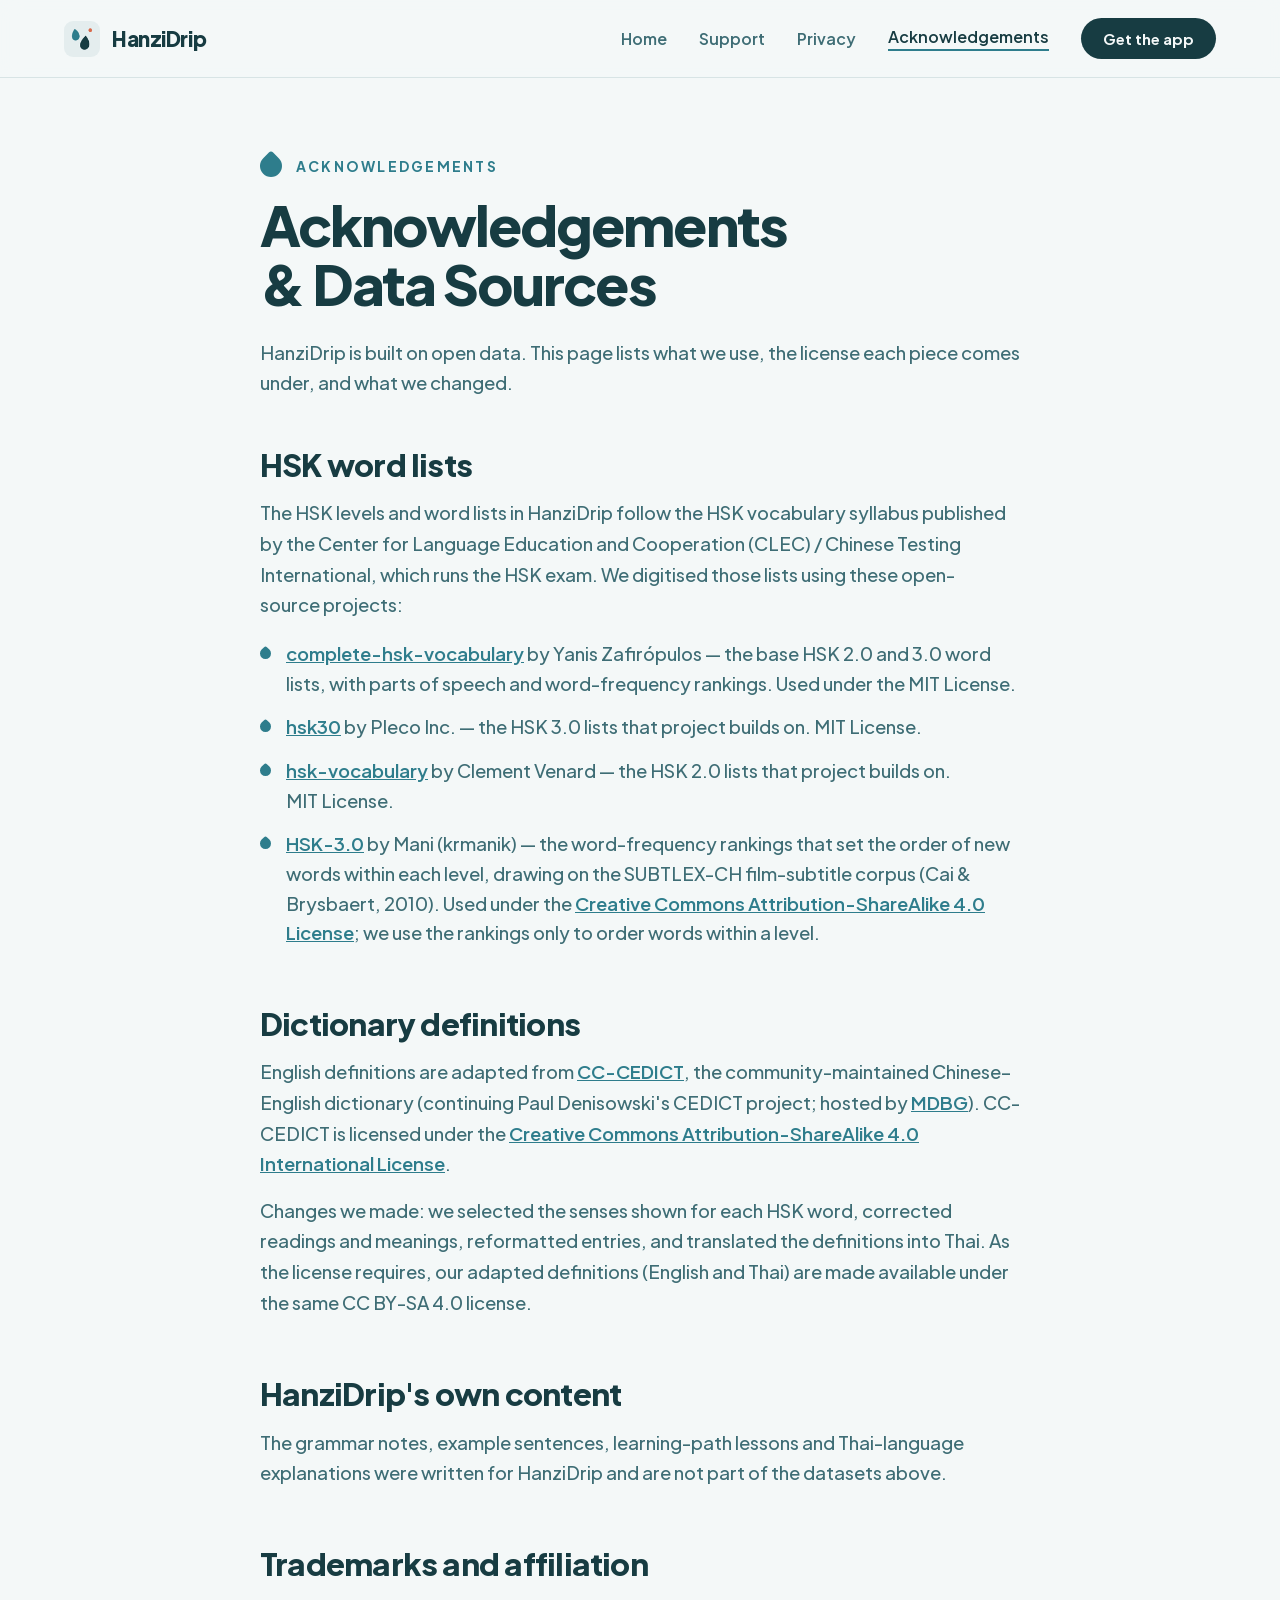
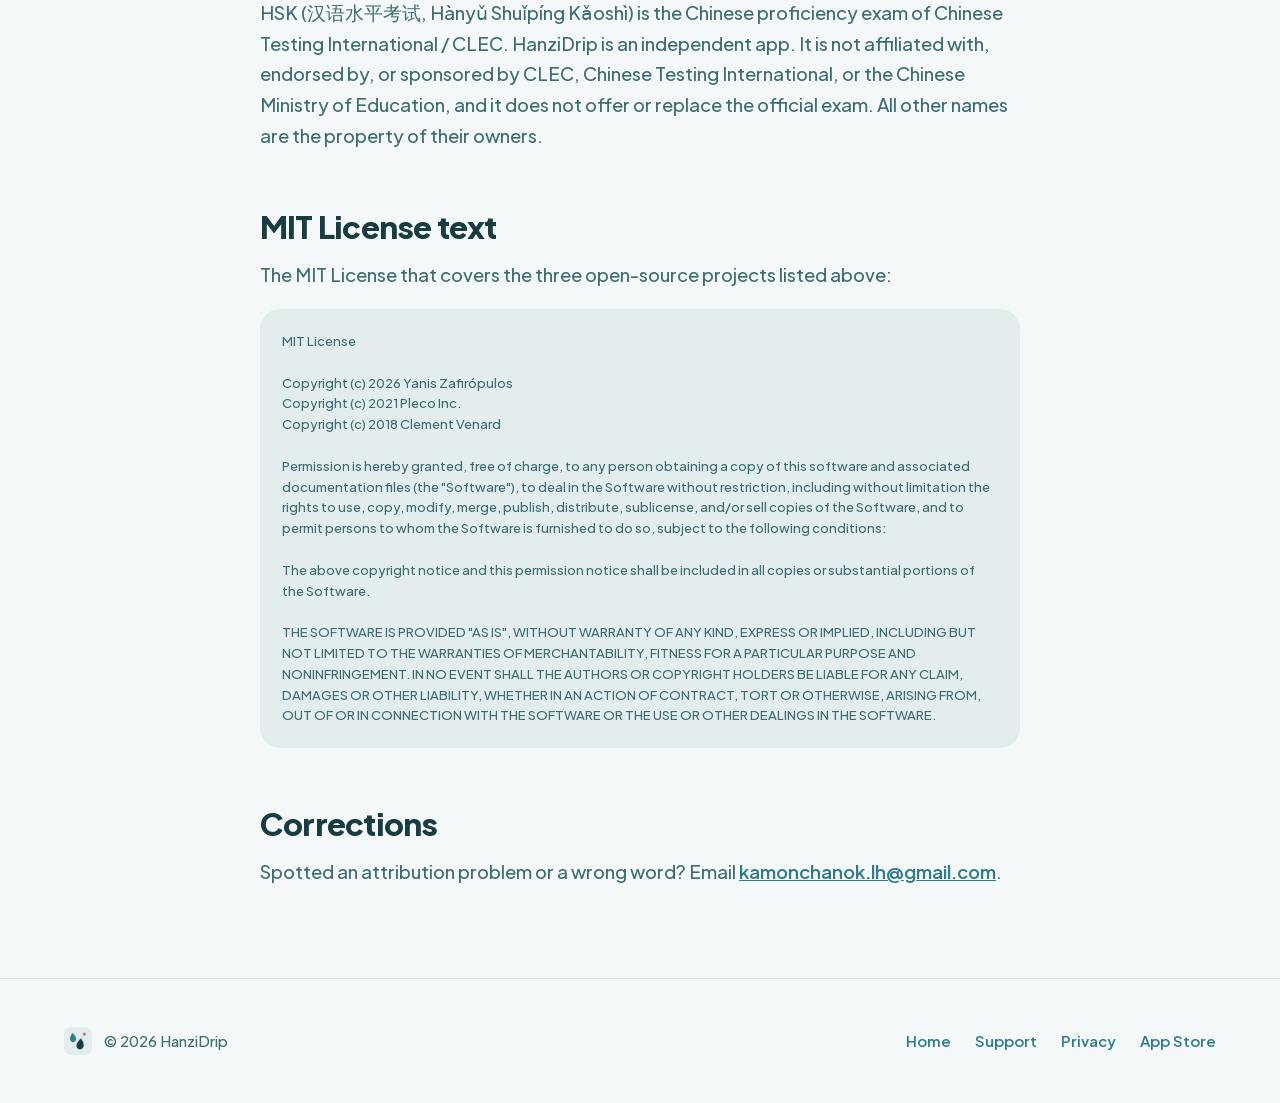
<file: acknowledgements.html>
<!doctype html>
<html lang="en">
<head>
<meta charset="utf-8">
<meta name="viewport" content="width=device-width, initial-scale=1">
<title>HanziDrip — Acknowledgements &amp; Data Sources</title>
<meta name="description" content="The open-source projects and dictionary data behind HanziDrip's HSK word lists and definitions, with their licenses and our changes.">
<link rel="canonical" href="https://kamonchanoklh.github.io/hanzidrip-pages/acknowledgements.html">
<link rel="icon" href="assets/logo-64.png">
<link href="assets/fonts.css" rel="stylesheet">
<style>
  body { margin: 0; background: #F4F8F8; font-family: 'Plus Jakarta Sans', -apple-system, Helvetica, Arial, sans-serif; -webkit-font-smoothing: antialiased; }
  img { max-width: 100%; }
  a { color: #2E7D8C; }
  a:hover { color: #173C42; }
  a:focus-visible { outline: 3px solid #D96B4C; outline-offset: 3px; border-radius: 6px; }
  h1, h2 { text-wrap: balance; }
  .hv1:hover{color: #2E7D8C !important}
  .hv2:hover{color: #2E7D8C !important}
  .hv3:hover{background: #2E7D8C !important}
  .hv4:hover{color: #173C42 !important}
  .hv5:hover{color: #173C42 !important}
  .hv6:hover{color: #173C42 !important}
</style>
</head>
<body>


<div style="background: #F4F8F8; color: #173C42; overflow-x: hidden; min-height: 100vh; display: flex; flex-direction: column">

  <header style="display: flex; align-items: center; justify-content: space-between; gap: 20px; flex-wrap: wrap; padding: 18px clamp(20px, 5vw, 64px); background: rgba(244,248,248,0.92); backdrop-filter: blur(10px); border-bottom: 1px solid #D8E4E5; position: sticky; top: 0; z-index: 20">
    <a href="index.html" style="display: flex; align-items: center; gap: 12px; text-decoration: none">
      <img src="assets/logo-64.png" alt="HanziDrip" width="36" height="36" style="width: 36px; height: 36px; border-radius: 9px; display: block">
      <span style="font: 800 21px 'Plus Jakarta Sans'; letter-spacing: -0.02em; color: #173C42">HanziDrip</span>
    </a>
    <nav style="display: flex; align-items: center; gap: clamp(16px, 3vw, 32px); flex-wrap: wrap">
      <a href="index.html" style="font: 600 16px 'Plus Jakarta Sans'; color: #3E6D75; text-decoration: none" class="hv1">Home</a>
      <a href="support.html" style="font: 600 16px 'Plus Jakarta Sans'; color: #3E6D75; text-decoration: none" class="hv2">Support</a>
      <a href="privacy.html" style="font: 600 16px 'Plus Jakarta Sans'; color: #3E6D75; text-decoration: none" class="hv2">Privacy</a>
      <a href="acknowledgements.html" aria-current="page" style="font: 600 16px 'Plus Jakarta Sans'; color: #173C42; text-decoration: none; border-bottom: 2px solid #2E7D8C; padding-bottom: 2px">Acknowledgements</a>
      <a href="https://apps.apple.com/th/app/hanzidrip/id6803936114" style="padding: 11px 22px; border-radius: 999px; background: #173C42; color: #F4F8F8; font: 700 15px 'Plus Jakarta Sans'; text-decoration: none; white-space: nowrap" class="hv3">Get the app</a>
    </nav>
  </header>

  <main style="flex: 1 1 auto; padding: clamp(44px, 6vw, 84px) clamp(20px, 5vw, 64px) clamp(56px, 7vw, 96px)">
    <div style="max-width: 760px; margin: 0 auto">

      <div style="display: flex; align-items: center; gap: 14px">
        <span style="width: 22px; height: 22px; background: #2E7D8C; border-radius: 50% 50% 50% 3px; transform: rotate(135deg)"></span>
        <span style="font: 700 14px 'Plus Jakarta Sans'; letter-spacing: 0.16em; text-transform: uppercase; color: #2E7D8C">Acknowledgements</span>
      </div>
      <h1 style="margin: 18px 0 0; font: 800 clamp(34px, 4.6vw, 56px)/1.06 'Plus Jakarta Sans'; letter-spacing: -0.035em; color: #173C42; text-wrap: balance">Acknowledgements &amp; Data Sources</h1>
      <p style="margin: 24px 0 0; font: 500 clamp(16px, 1.45vw, 19px)/1.65 'Plus Jakarta Sans'; color: #3E6D75; text-wrap: pretty">HanziDrip is built on open data. This page lists what we use, the license each piece comes under, and what we changed.</p>

      <h2 style="margin: clamp(32px, 4vw, 48px) 0 0; font: 800 clamp(23px, 2.5vw, 31px)/1.15 'Plus Jakarta Sans'; letter-spacing: -0.025em; color: #173C42; text-wrap: balance">HSK word lists</h2>

      <p style="margin: 16px 0 0; font: 500 clamp(16px, 1.45vw, 19px)/1.65 'Plus Jakarta Sans'; color: #3E6D75; text-wrap: pretty">The HSK levels and word lists in HanziDrip follow the HSK vocabulary syllabus published by the Center for Language Education and Cooperation (CLEC) / Chinese Testing International, which runs the HSK exam. We digitised those lists using these open-source projects:</p>

      <ul style="margin: 18px 0 0; padding: 0; list-style: none; display: flex; flex-direction: column; gap: 14px">
        <li style="font: 500 clamp(16px, 1.45vw, 19px)/1.6 'Plus Jakarta Sans'; color: #3E6D75; padding-left: 26px; position: relative; text-wrap: pretty"><span style="position: absolute; left: 0; top: 9px; width: 11px; height: 11px; background: #2E7D8C; border-radius: 50% 50% 50% 2px; transform: rotate(135deg)"></span><a href="https://github.com/drkameleon/complete-hsk-vocabulary" style="color: #2E7D8C; font-weight: 600; word-break: break-word">complete-hsk-vocabulary</a> by Yanis Zafirópulos — the base HSK 2.0 and 3.0 word lists, with parts of speech and word-frequency rankings. Used under the MIT License.</li>
        <li style="font: 500 clamp(16px, 1.45vw, 19px)/1.6 'Plus Jakarta Sans'; color: #3E6D75; padding-left: 26px; position: relative; text-wrap: pretty"><span style="position: absolute; left: 0; top: 9px; width: 11px; height: 11px; background: #2E7D8C; border-radius: 50% 50% 50% 2px; transform: rotate(135deg)"></span><a href="https://github.com/elkmovie/hsk30" style="color: #2E7D8C; font-weight: 600; word-break: break-word">hsk30</a> by Pleco Inc. — the HSK 3.0 lists that project builds on. MIT License.</li>
        <li style="font: 500 clamp(16px, 1.45vw, 19px)/1.6 'Plus Jakarta Sans'; color: #3E6D75; padding-left: 26px; position: relative; text-wrap: pretty"><span style="position: absolute; left: 0; top: 9px; width: 11px; height: 11px; background: #2E7D8C; border-radius: 50% 50% 50% 2px; transform: rotate(135deg)"></span><a href="https://github.com/clem109/hsk-vocabulary" style="color: #2E7D8C; font-weight: 600; word-break: break-word">hsk-vocabulary</a> by Clement Venard — the HSK 2.0 lists that project builds on. MIT License.</li>
        <li style="font: 500 clamp(16px, 1.45vw, 19px)/1.6 'Plus Jakarta Sans'; color: #3E6D75; padding-left: 26px; position: relative; text-wrap: pretty"><span style="position: absolute; left: 0; top: 9px; width: 11px; height: 11px; background: #2E7D8C; border-radius: 50% 50% 50% 2px; transform: rotate(135deg)"></span><a href="https://github.com/krmanik/HSK-3.0" style="color: #2E7D8C; font-weight: 600; word-break: break-word">HSK-3.0</a> by Mani (krmanik) — the word-frequency rankings that set the order of new words within each level, drawing on the SUBTLEX-CH film-subtitle corpus (Cai &amp; Brysbaert, 2010). Used under the <a href="https://creativecommons.org/licenses/by-sa/4.0/" style="color: #2E7D8C; font-weight: 600">Creative Commons Attribution-ShareAlike 4.0 License</a>; we use the rankings only to order words within a level.</li>
      </ul>

      <h2 style="margin: clamp(40px, 4.5vw, 58px) 0 0; font: 800 clamp(23px, 2.5vw, 31px)/1.15 'Plus Jakarta Sans'; letter-spacing: -0.025em; color: #173C42; text-wrap: balance">Dictionary definitions</h2>

      <p style="margin: 16px 0 0; font: 500 clamp(16px, 1.45vw, 19px)/1.65 'Plus Jakarta Sans'; color: #3E6D75; text-wrap: pretty">English definitions are adapted from <a href="https://cc-cedict.org/" style="color: #2E7D8C; font-weight: 600; word-break: break-word">CC-CEDICT</a>, the community-maintained Chinese–English dictionary (continuing Paul Denisowski's CEDICT project; hosted by <a href="https://www.mdbg.net/chinese/dictionary?page=cc-cedict" style="color: #2E7D8C; font-weight: 600; word-break: break-word">MDBG</a>). CC-CEDICT is licensed under the <a href="https://creativecommons.org/licenses/by-sa/4.0/" style="color: #2E7D8C; font-weight: 600; word-break: break-word">Creative Commons Attribution-ShareAlike 4.0 International License</a>.</p>

      <p style="margin: 16px 0 0; font: 500 clamp(16px, 1.45vw, 19px)/1.65 'Plus Jakarta Sans'; color: #3E6D75; text-wrap: pretty">Changes we made: we selected the senses shown for each HSK word, corrected readings and meanings, reformatted entries, and translated the definitions into Thai. As the license requires, our adapted definitions (English and Thai) are made available under the same CC BY-SA 4.0 license.</p>

      <h2 style="margin: clamp(40px, 4.5vw, 58px) 0 0; font: 800 clamp(23px, 2.5vw, 31px)/1.15 'Plus Jakarta Sans'; letter-spacing: -0.025em; color: #173C42; text-wrap: balance">HanziDrip's own content</h2>

      <p style="margin: 16px 0 0; font: 500 clamp(16px, 1.45vw, 19px)/1.65 'Plus Jakarta Sans'; color: #3E6D75; text-wrap: pretty">The grammar notes, example sentences, learning-path lessons and Thai-language explanations were written for HanziDrip and are not part of the datasets above.</p>

      <h2 style="margin: clamp(40px, 4.5vw, 58px) 0 0; font: 800 clamp(23px, 2.5vw, 31px)/1.15 'Plus Jakarta Sans'; letter-spacing: -0.025em; color: #173C42; text-wrap: balance">Trademarks and affiliation</h2>

      <p style="margin: 16px 0 0; font: 500 clamp(16px, 1.45vw, 19px)/1.65 'Plus Jakarta Sans'; color: #3E6D75; text-wrap: pretty">HSK (汉语水平考试, Hànyǔ Shuǐpíng Kǎoshì) is the Chinese proficiency exam of Chinese Testing International / CLEC. HanziDrip is an independent app. It is not affiliated with, endorsed by, or sponsored by CLEC, Chinese Testing International, or the Chinese Ministry of Education, and it does not offer or replace the official exam. All other names are the property of their owners.</p>

      <h2 style="margin: clamp(40px, 4.5vw, 58px) 0 0; font: 800 clamp(23px, 2.5vw, 31px)/1.15 'Plus Jakarta Sans'; letter-spacing: -0.025em; color: #173C42; text-wrap: balance">MIT License text</h2>

      <p style="margin: 16px 0 0; font: 500 clamp(16px, 1.45vw, 19px)/1.65 'Plus Jakarta Sans'; color: #3E6D75; text-wrap: pretty">The MIT License that covers the three open-source projects listed above:</p>

      <pre style="margin: 18px 0 0; padding: 22px; background: #E4EDEE; border-radius: 20px; font: 500 13px/1.6 'Plus Jakarta Sans'; color: #3E6D75; white-space: pre-wrap; word-break: break-word">MIT License

Copyright (c) 2026 Yanis Zafirópulos
Copyright (c) 2021 Pleco Inc.
Copyright (c) 2018 Clement Venard

Permission is hereby granted, free of charge, to any person obtaining a copy of this software and associated documentation files (the "Software"), to deal in the Software without restriction, including without limitation the rights to use, copy, modify, merge, publish, distribute, sublicense, and/or sell copies of the Software, and to permit persons to whom the Software is furnished to do so, subject to the following conditions:

The above copyright notice and this permission notice shall be included in all copies or substantial portions of the Software.

THE SOFTWARE IS PROVIDED "AS IS", WITHOUT WARRANTY OF ANY KIND, EXPRESS OR IMPLIED, INCLUDING BUT NOT LIMITED TO THE WARRANTIES OF MERCHANTABILITY, FITNESS FOR A PARTICULAR PURPOSE AND NONINFRINGEMENT. IN NO EVENT SHALL THE AUTHORS OR COPYRIGHT HOLDERS BE LIABLE FOR ANY CLAIM, DAMAGES OR OTHER LIABILITY, WHETHER IN AN ACTION OF CONTRACT, TORT OR OTHERWISE, ARISING FROM, OUT OF OR IN CONNECTION WITH THE SOFTWARE OR THE USE OR OTHER DEALINGS IN THE SOFTWARE.</pre>

      <h2 style="margin: clamp(40px, 4.5vw, 58px) 0 0; font: 800 clamp(23px, 2.5vw, 31px)/1.15 'Plus Jakarta Sans'; letter-spacing: -0.025em; color: #173C42; text-wrap: balance">Corrections</h2>

      <p style="margin: 16px 0 0; font: 500 clamp(16px, 1.45vw, 19px)/1.65 'Plus Jakarta Sans'; color: #3E6D75; text-wrap: pretty">Spotted an attribution problem or a wrong word? Email <a href="mailto:kamonchanok.lh@gmail.com" style="color: #2E7D8C; font-weight: 600; word-break: break-word">kamonchanok.lh@gmail.com</a>.</p>

    </div>
  </main>

  <footer style="border-top: 1px solid #D8E4E5; padding: clamp(32px, 4vw, 48px) clamp(20px, 5vw, 64px)">
    <div style="max-width: 1180px; margin: 0 auto; display: flex; flex-wrap: wrap; gap: 20px; align-items: center; justify-content: space-between">
      <div style="display: flex; align-items: center; gap: 12px">
        <img src="assets/logo-64.png" alt="" width="28" height="28" style="width: 28px; height: 28px; border-radius: 7px; display: block">
        <span style="font: 500 15px 'Plus Jakarta Sans'; color: #3E6D75">© 2026 HanziDrip</span>
      </div>
      <div style="display: flex; flex-wrap: wrap; gap: 24px">
        <a href="index.html" style="font: 600 15px 'Plus Jakarta Sans'; color: #2E7D8C; text-decoration: none" class="hv4">Home</a>
        <a href="support.html" style="font: 600 15px 'Plus Jakarta Sans'; color: #2E7D8C; text-decoration: none" class="hv5">Support</a>
        <a href="privacy.html" style="font: 600 15px 'Plus Jakarta Sans'; color: #2E7D8C; text-decoration: none" class="hv5">Privacy</a>
        <a href="https://apps.apple.com/th/app/hanzidrip/id6803936114" style="font: 600 15px 'Plus Jakarta Sans'; color: #2E7D8C; text-decoration: none" class="hv6">App Store</a>
      </div>
    </div>
  </footer>

</div>


</body>
</html>
</file>
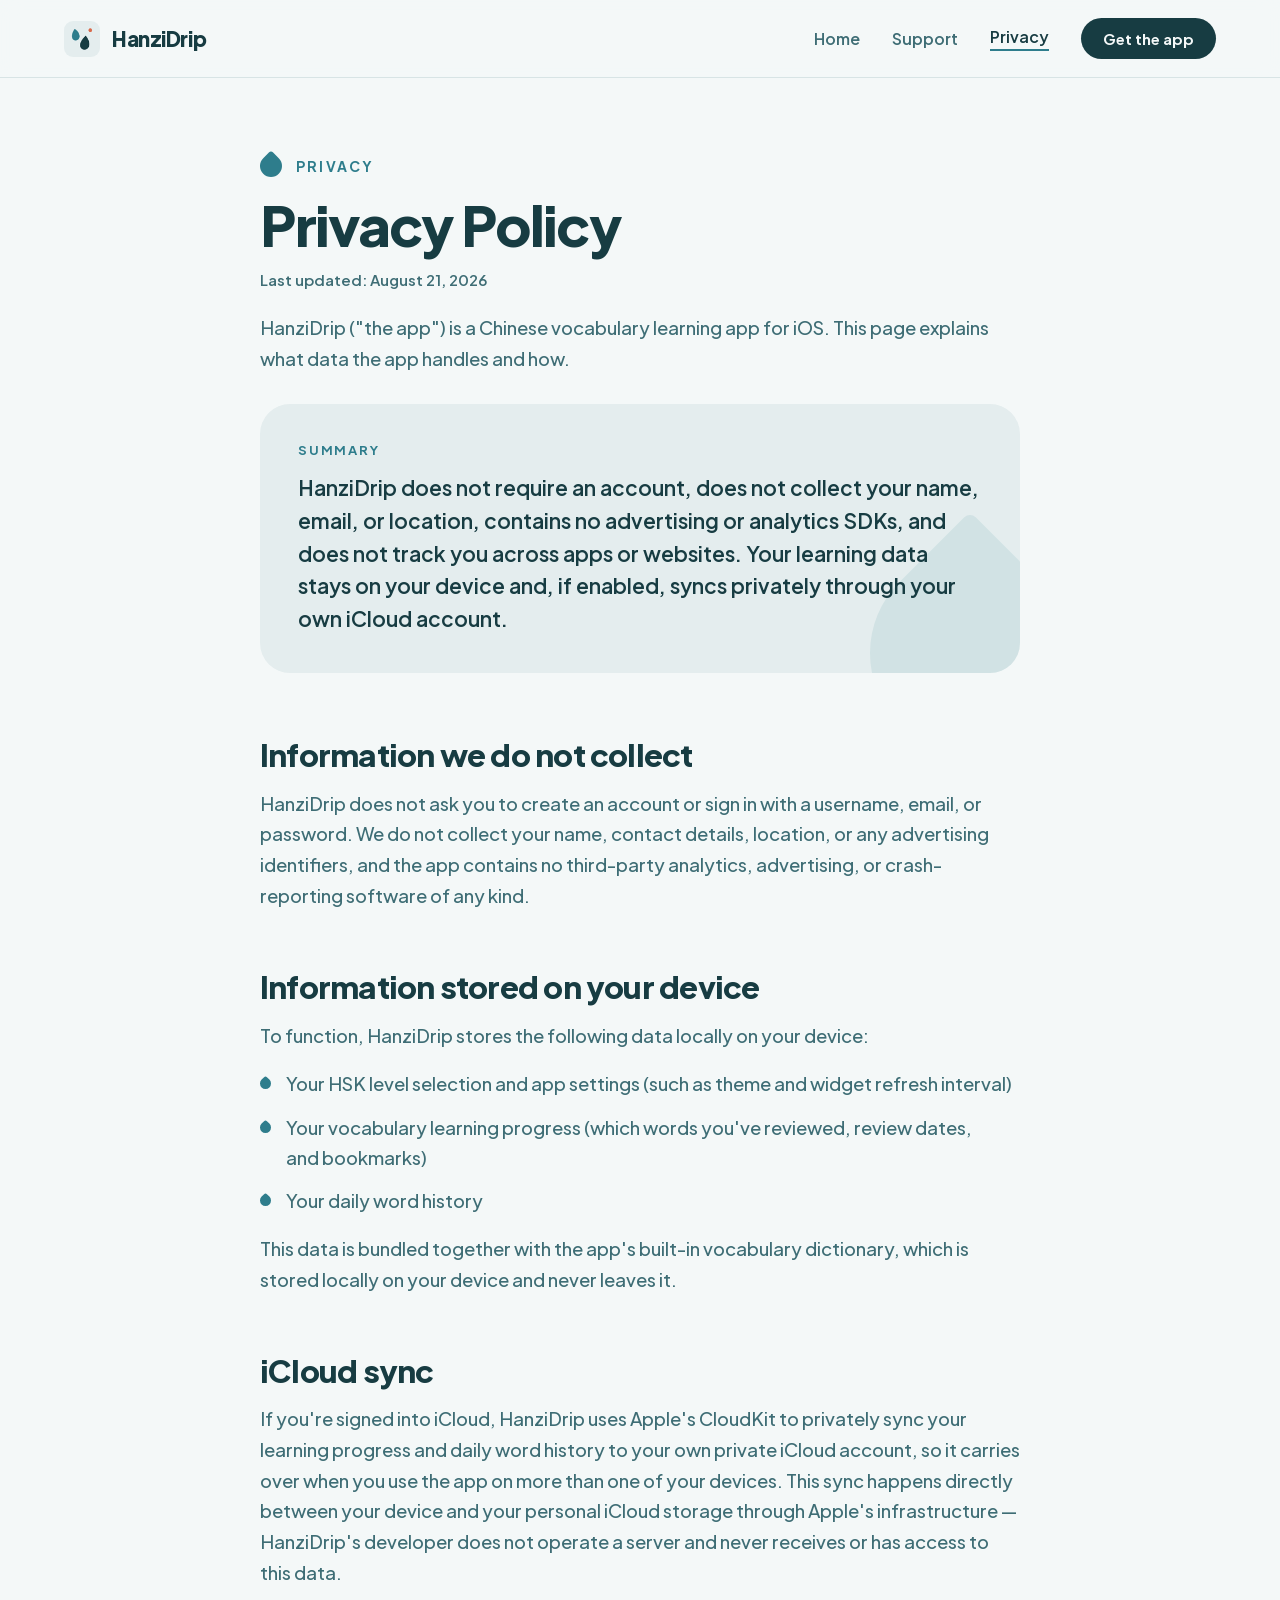
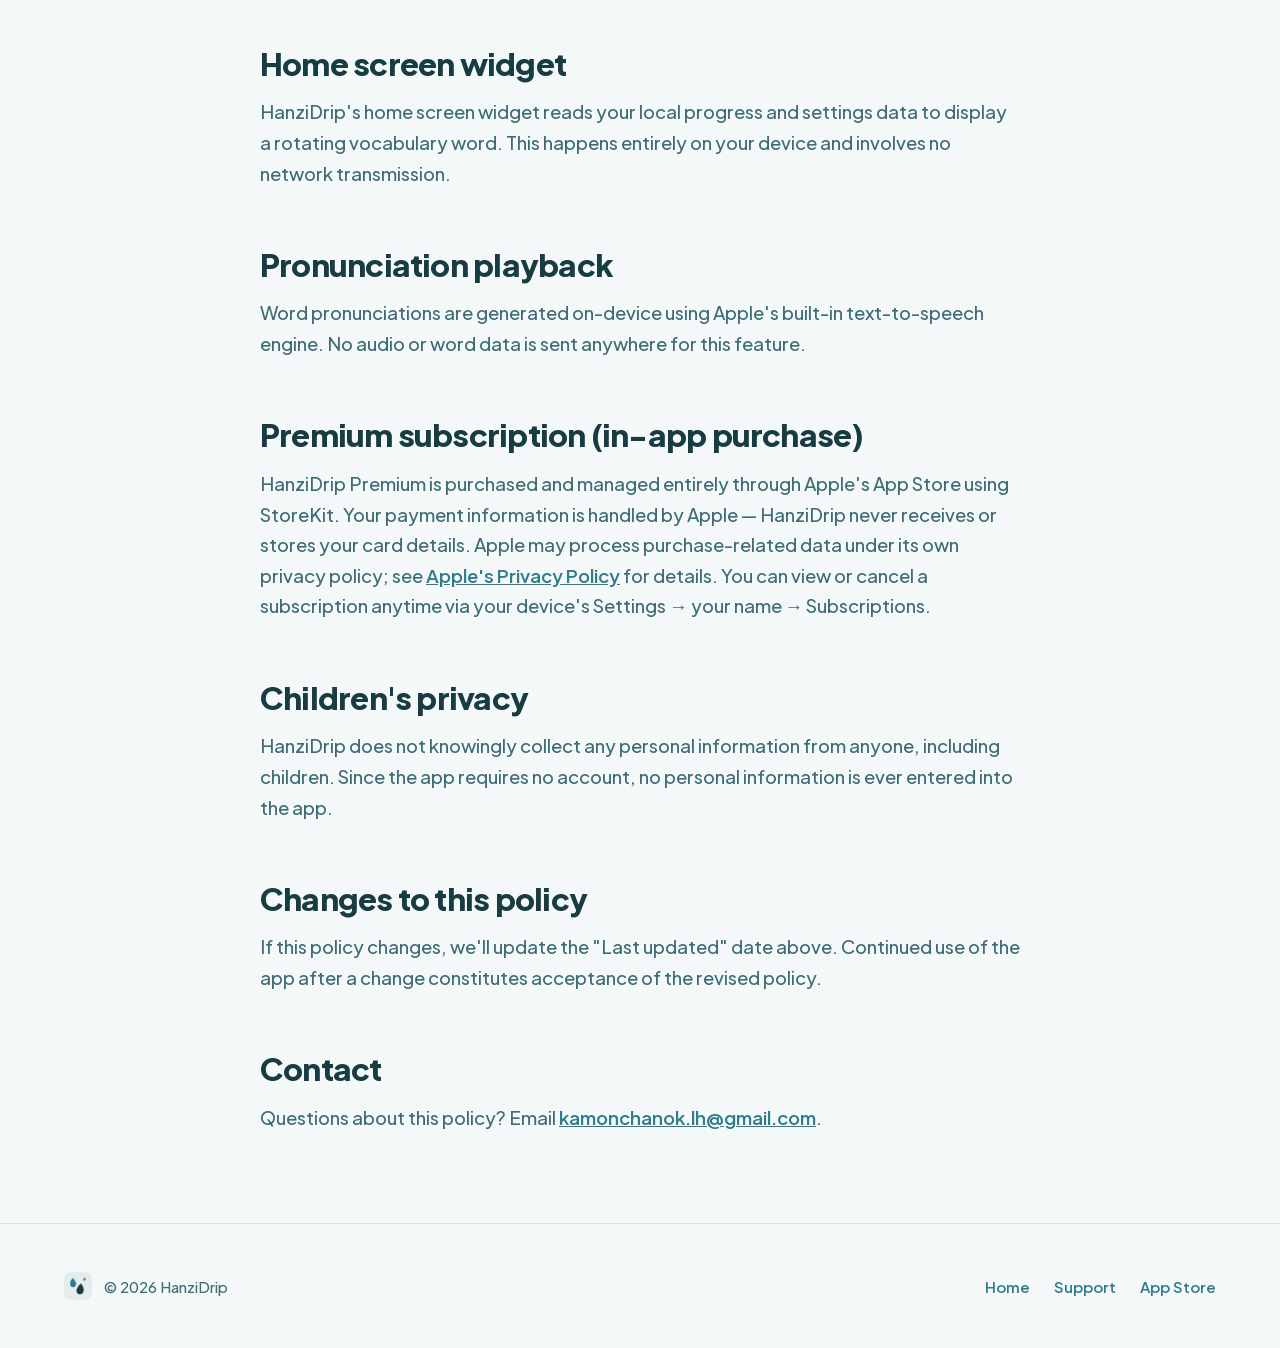
<file: privacy.html>
<!doctype html>
<html lang="en">
<head>
<meta charset="utf-8">
<meta name="viewport" content="width=device-width, initial-scale=1">
<title>HanziDrip — Privacy Policy</title>
<meta name="description" content="HanziDrip's privacy policy: no accounts, no ads, no third-party tracking. Learning progress syncs only through your own private iCloud account.">
<link rel="canonical" href="https://kamonchanoklh.github.io/hanzidrip-pages/privacy.html">
<link rel="icon" href="assets/logo-64.png">
<link href="assets/fonts.css" rel="stylesheet">
<style>
  body { margin: 0; background: #F4F8F8; font-family: 'Plus Jakarta Sans', -apple-system, Helvetica, Arial, sans-serif; -webkit-font-smoothing: antialiased; }
  img { max-width: 100%; }
  a { color: #2E7D8C; }
  a:hover { color: #173C42; }
  a:focus-visible { outline: 3px solid #D96B4C; outline-offset: 3px; border-radius: 6px; }
  h1, h2 { text-wrap: balance; }
  .hv1:hover{color: #2E7D8C !important}
  .hv2:hover{color: #2E7D8C !important}
  .hv3:hover{background: #2E7D8C !important}
  .hv4:hover{color: #173C42 !important}
  .hv5:hover{color: #173C42 !important}
  .hv6:hover{color: #173C42 !important}
</style>
</head>
<body>


<div style="background: #F4F8F8; color: #173C42; overflow-x: hidden; min-height: 100vh; display: flex; flex-direction: column">

  <header style="display: flex; align-items: center; justify-content: space-between; gap: 20px; flex-wrap: wrap; padding: 18px clamp(20px, 5vw, 64px); background: rgba(244,248,248,0.92); backdrop-filter: blur(10px); border-bottom: 1px solid #D8E4E5; position: sticky; top: 0; z-index: 20">
    <a href="index.html" style="display: flex; align-items: center; gap: 12px; text-decoration: none">
      <img src="assets/logo-64.png" alt="HanziDrip" width="36" height="36" style="width: 36px; height: 36px; border-radius: 9px; display: block">
      <span style="font: 800 21px 'Plus Jakarta Sans'; letter-spacing: -0.02em; color: #173C42">HanziDrip</span>
    </a>
    <nav style="display: flex; align-items: center; gap: clamp(16px, 3vw, 32px); flex-wrap: wrap">
      <a href="index.html" style="font: 600 16px 'Plus Jakarta Sans'; color: #3E6D75; text-decoration: none" class="hv1">Home</a>
      <a href="support.html" style="font: 600 16px 'Plus Jakarta Sans'; color: #3E6D75; text-decoration: none" class="hv2">Support</a>
      <a href="privacy.html" aria-current="page" style="font: 600 16px 'Plus Jakarta Sans'; color: #173C42; text-decoration: none; border-bottom: 2px solid #2E7D8C; padding-bottom: 2px">Privacy</a>
      <a href="https://apps.apple.com/th/app/hanzidrip/id6803936114" style="padding: 11px 22px; border-radius: 999px; background: #173C42; color: #F4F8F8; font: 700 15px 'Plus Jakarta Sans'; text-decoration: none; white-space: nowrap" class="hv3">Get the app</a>
    </nav>
  </header>

  <main style="flex: 1 1 auto; padding: clamp(44px, 6vw, 84px) clamp(20px, 5vw, 64px) clamp(56px, 7vw, 96px)">
    <div style="max-width: 760px; margin: 0 auto">

      <div style="display: flex; align-items: center; gap: 14px">
        <span style="width: 22px; height: 22px; background: #2E7D8C; border-radius: 50% 50% 50% 3px; transform: rotate(135deg)"></span>
        <span style="font: 700 14px 'Plus Jakarta Sans'; letter-spacing: 0.16em; text-transform: uppercase; color: #2E7D8C">Privacy</span>
      </div>
      <h1 style="margin: 18px 0 0; font: 800 clamp(34px, 4.6vw, 56px)/1.06 'Plus Jakarta Sans'; letter-spacing: -0.035em; color: #173C42; text-wrap: balance">Privacy Policy</h1>
      <div style="margin-top: 16px; font: 600 15px 'Plus Jakarta Sans'; color: #3E6D75">Last updated: August 21, 2026</div>
      <p style="margin: 24px 0 0; font: 500 clamp(16px, 1.45vw, 19px)/1.65 'Plus Jakarta Sans'; color: #3E6D75; text-wrap: pretty">HanziDrip ("the app") is a Chinese vocabulary learning app for iOS. This page explains what data the app handles and how.</p>

      <div style="margin-top: 30px; background: #E4EDEE; border-radius: 30px; padding: clamp(26px, 3.2vw, 38px); position: relative; overflow: hidden">
        <div style="position: absolute; bottom: -80px; right: -50px; width: 200px; height: 200px; background: #2E7D8C; opacity: 0.1; border-radius: 50% 50% 50% 8px; transform: rotate(135deg)"></div>
        <div style="position: relative; font: 700 13px 'Plus Jakarta Sans'; letter-spacing: 0.14em; text-transform: uppercase; color: #2E7D8C">Summary</div>
        <p style="position: relative; margin: 14px 0 0; font: 600 clamp(17px, 1.7vw, 21px)/1.55 'Plus Jakarta Sans'; color: #173C42; text-wrap: pretty">HanziDrip does not require an account, does not collect your name, email, or location, contains no advertising or analytics SDKs, and does not track you across apps or websites. Your learning data stays on your device and, if enabled, syncs privately through your own iCloud account.</p>
      </div>

      <h2 style="margin: clamp(44px, 5vw, 64px) 0 0; font: 800 clamp(23px, 2.5vw, 31px)/1.15 'Plus Jakarta Sans'; letter-spacing: -0.025em; color: #173C42; text-wrap: balance">Information we do not collect</h2>
      <p style="margin: 16px 0 0; font: 500 clamp(16px, 1.45vw, 19px)/1.65 'Plus Jakarta Sans'; color: #3E6D75; text-wrap: pretty">HanziDrip does not ask you to create an account or sign in with a username, email, or password. We do not collect your name, contact details, location, or any advertising identifiers, and the app contains no third-party analytics, advertising, or crash-reporting software of any kind.</p>

      <h2 style="margin: clamp(40px, 4.5vw, 58px) 0 0; font: 800 clamp(23px, 2.5vw, 31px)/1.15 'Plus Jakarta Sans'; letter-spacing: -0.025em; color: #173C42; text-wrap: balance">Information stored on your device</h2>
      <p style="margin: 16px 0 0; font: 500 clamp(16px, 1.45vw, 19px)/1.65 'Plus Jakarta Sans'; color: #3E6D75">To function, HanziDrip stores the following data locally on your device:</p>
      <ul style="margin: 18px 0 0; padding: 0; list-style: none; display: flex; flex-direction: column; gap: 14px">
        <li style="font: 500 clamp(16px, 1.45vw, 19px)/1.6 'Plus Jakarta Sans'; color: #3E6D75; padding-left: 26px; position: relative; text-wrap: pretty"><span style="position: absolute; left: 0; top: 9px; width: 11px; height: 11px; background: #2E7D8C; border-radius: 50% 50% 50% 2px; transform: rotate(135deg)"></span>Your HSK level selection and app settings (such as theme and widget refresh interval)</li>
        <li style="font: 500 clamp(16px, 1.45vw, 19px)/1.6 'Plus Jakarta Sans'; color: #3E6D75; padding-left: 26px; position: relative; text-wrap: pretty"><span style="position: absolute; left: 0; top: 9px; width: 11px; height: 11px; background: #2E7D8C; border-radius: 50% 50% 50% 2px; transform: rotate(135deg)"></span>Your vocabulary learning progress (which words you've reviewed, review dates, and bookmarks)</li>
        <li style="font: 500 clamp(16px, 1.45vw, 19px)/1.6 'Plus Jakarta Sans'; color: #3E6D75; padding-left: 26px; position: relative; text-wrap: pretty"><span style="position: absolute; left: 0; top: 9px; width: 11px; height: 11px; background: #2E7D8C; border-radius: 50% 50% 50% 2px; transform: rotate(135deg)"></span>Your daily word history</li>
      </ul>
      <p style="margin: 18px 0 0; font: 500 clamp(16px, 1.45vw, 19px)/1.65 'Plus Jakarta Sans'; color: #3E6D75; text-wrap: pretty">This data is bundled together with the app's built-in vocabulary dictionary, which is stored locally on your device and never leaves it.</p>

      <h2 style="margin: clamp(40px, 4.5vw, 58px) 0 0; font: 800 clamp(23px, 2.5vw, 31px)/1.15 'Plus Jakarta Sans'; letter-spacing: -0.025em; color: #173C42; text-wrap: balance">iCloud sync</h2>
      <p style="margin: 16px 0 0; font: 500 clamp(16px, 1.45vw, 19px)/1.65 'Plus Jakarta Sans'; color: #3E6D75; text-wrap: pretty">If you're signed into iCloud, HanziDrip uses Apple's CloudKit to privately sync your learning progress and daily word history to your own private iCloud account, so it carries over when you use the app on more than one of your devices. This sync happens directly between your device and your personal iCloud storage through Apple's infrastructure — HanziDrip's developer does not operate a server and never receives or has access to this data.</p>

      <h2 style="margin: clamp(40px, 4.5vw, 58px) 0 0; font: 800 clamp(23px, 2.5vw, 31px)/1.15 'Plus Jakarta Sans'; letter-spacing: -0.025em; color: #173C42; text-wrap: balance">Home screen widget</h2>
      <p style="margin: 16px 0 0; font: 500 clamp(16px, 1.45vw, 19px)/1.65 'Plus Jakarta Sans'; color: #3E6D75; text-wrap: pretty">HanziDrip's home screen widget reads your local progress and settings data to display a rotating vocabulary word. This happens entirely on your device and involves no network transmission.</p>

      <h2 style="margin: clamp(40px, 4.5vw, 58px) 0 0; font: 800 clamp(23px, 2.5vw, 31px)/1.15 'Plus Jakarta Sans'; letter-spacing: -0.025em; color: #173C42; text-wrap: balance">Pronunciation playback</h2>
      <p style="margin: 16px 0 0; font: 500 clamp(16px, 1.45vw, 19px)/1.65 'Plus Jakarta Sans'; color: #3E6D75; text-wrap: pretty">Word pronunciations are generated on-device using Apple's built-in text-to-speech engine. No audio or word data is sent anywhere for this feature.</p>

      <h2 style="margin: clamp(40px, 4.5vw, 58px) 0 0; font: 800 clamp(23px, 2.5vw, 31px)/1.15 'Plus Jakarta Sans'; letter-spacing: -0.025em; color: #173C42; text-wrap: balance">Premium subscription (in-app purchase)</h2>
      <p style="margin: 16px 0 0; font: 500 clamp(16px, 1.45vw, 19px)/1.65 'Plus Jakarta Sans'; color: #3E6D75; text-wrap: pretty">HanziDrip Premium is purchased and managed entirely through Apple's App Store using StoreKit. Your payment information is handled by Apple — HanziDrip never receives or stores your card details. Apple may process purchase-related data under its own privacy policy; see <a href="https://www.apple.com/legal/privacy/" style="color: #2E7D8C; font-weight: 600">Apple's Privacy Policy</a> for details. You can view or cancel a subscription anytime via your device's Settings → your name → Subscriptions.</p>

      <h2 style="margin: clamp(40px, 4.5vw, 58px) 0 0; font: 800 clamp(23px, 2.5vw, 31px)/1.15 'Plus Jakarta Sans'; letter-spacing: -0.025em; color: #173C42; text-wrap: balance">Children's privacy</h2>
      <p style="margin: 16px 0 0; font: 500 clamp(16px, 1.45vw, 19px)/1.65 'Plus Jakarta Sans'; color: #3E6D75; text-wrap: pretty">HanziDrip does not knowingly collect any personal information from anyone, including children. Since the app requires no account, no personal information is ever entered into the app.</p>

      <h2 style="margin: clamp(40px, 4.5vw, 58px) 0 0; font: 800 clamp(23px, 2.5vw, 31px)/1.15 'Plus Jakarta Sans'; letter-spacing: -0.025em; color: #173C42; text-wrap: balance">Changes to this policy</h2>
      <p style="margin: 16px 0 0; font: 500 clamp(16px, 1.45vw, 19px)/1.65 'Plus Jakarta Sans'; color: #3E6D75; text-wrap: pretty">If this policy changes, we'll update the "Last updated" date above. Continued use of the app after a change constitutes acceptance of the revised policy.</p>

      <h2 style="margin: clamp(40px, 4.5vw, 58px) 0 0; font: 800 clamp(23px, 2.5vw, 31px)/1.15 'Plus Jakarta Sans'; letter-spacing: -0.025em; color: #173C42; text-wrap: balance">Contact</h2>
      <p style="margin: 16px 0 0; font: 500 clamp(16px, 1.45vw, 19px)/1.65 'Plus Jakarta Sans'; color: #3E6D75; text-wrap: pretty">Questions about this policy? Email <a href="mailto:kamonchanok.lh@gmail.com" style="color: #2E7D8C; font-weight: 600; word-break: break-word">kamonchanok.lh@gmail.com</a>.</p>

    </div>
  </main>

  <footer style="border-top: 1px solid #D8E4E5; padding: clamp(32px, 4vw, 48px) clamp(20px, 5vw, 64px)">
    <div style="max-width: 1180px; margin: 0 auto; display: flex; flex-wrap: wrap; gap: 20px; align-items: center; justify-content: space-between">
      <div style="display: flex; align-items: center; gap: 12px">
        <img src="assets/logo-64.png" alt="" width="28" height="28" style="width: 28px; height: 28px; border-radius: 7px; display: block">
        <span style="font: 500 15px 'Plus Jakarta Sans'; color: #3E6D75">© 2026 HanziDrip</span>
      </div>
      <div style="display: flex; flex-wrap: wrap; gap: 24px">
        <a href="index.html" style="font: 600 15px 'Plus Jakarta Sans'; color: #2E7D8C; text-decoration: none" class="hv4">Home</a>
        <a href="support.html" style="font: 600 15px 'Plus Jakarta Sans'; color: #2E7D8C; text-decoration: none" class="hv5">Support</a>
        <a href="https://apps.apple.com/th/app/hanzidrip/id6803936114" style="font: 600 15px 'Plus Jakarta Sans'; color: #2E7D8C; text-decoration: none" class="hv6">App Store</a>
      </div>
    </div>
  </footer>

</div>


</body>
</html>
</file>
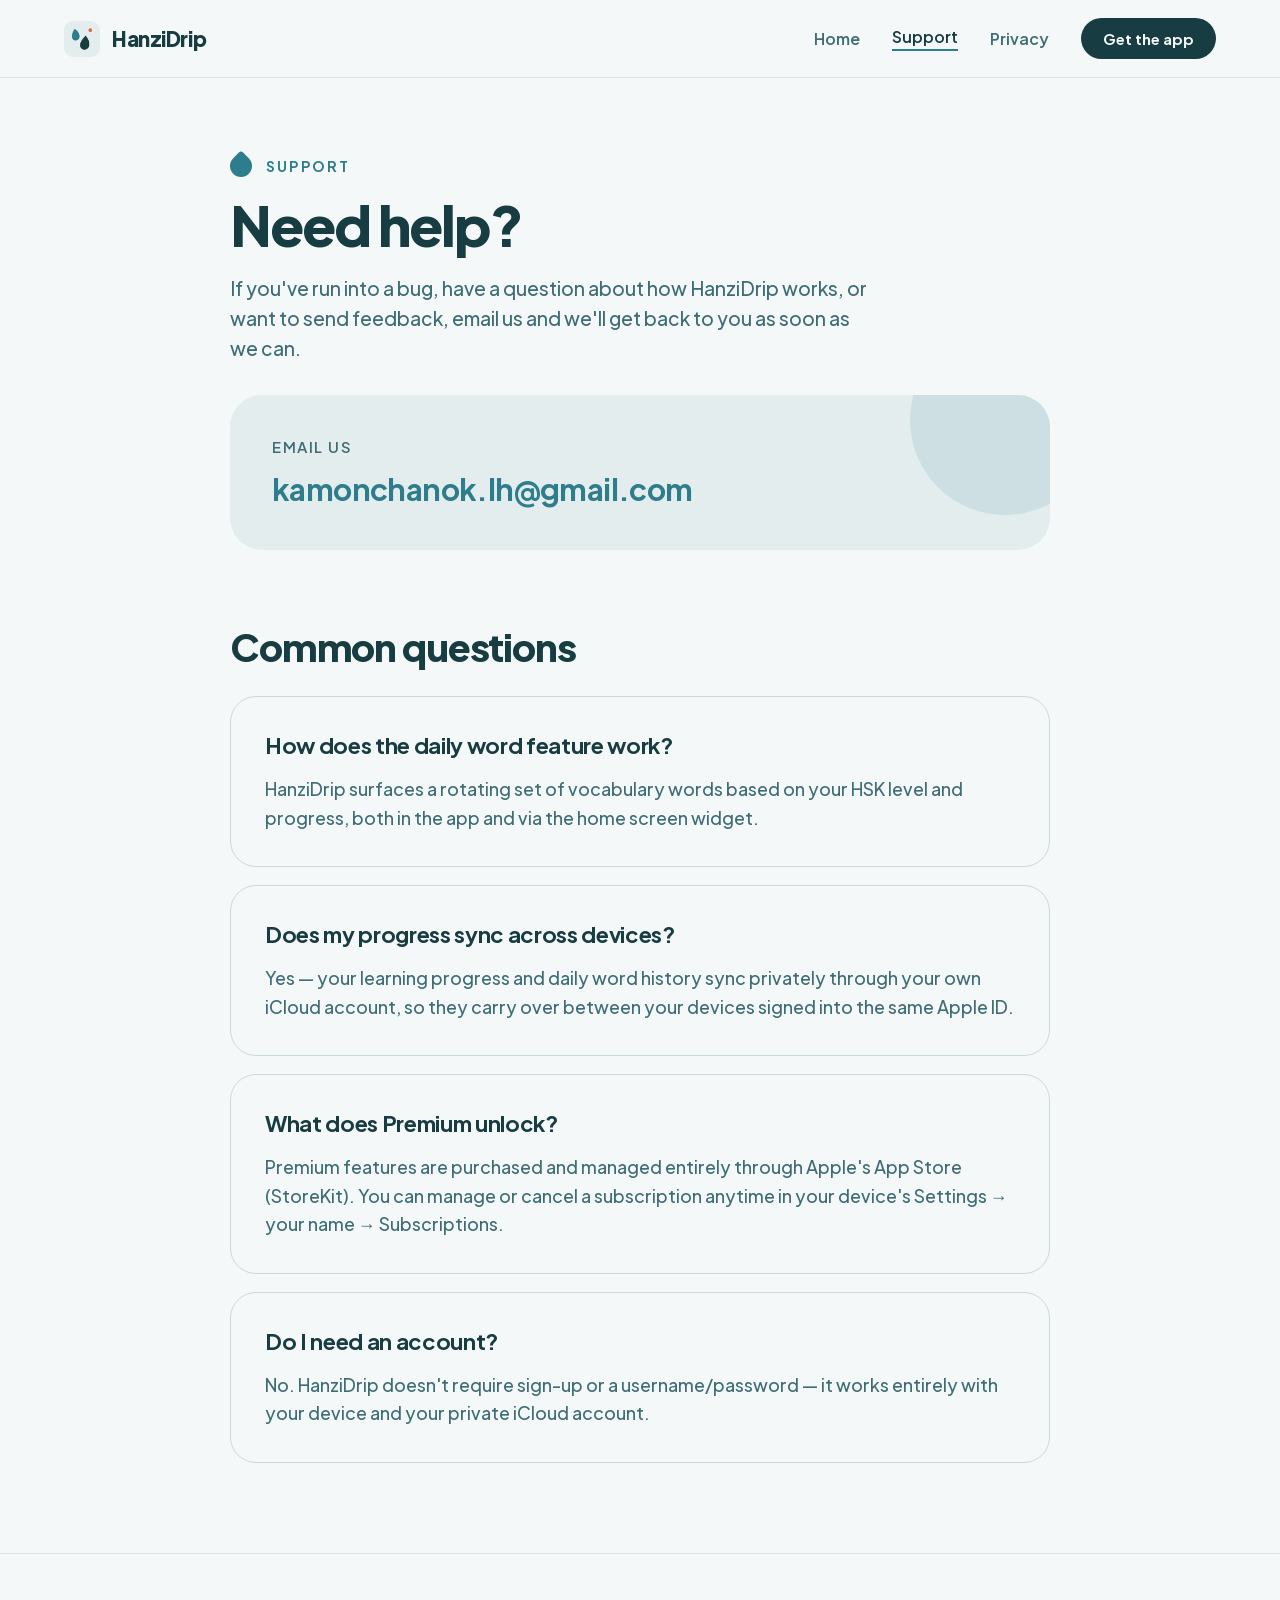
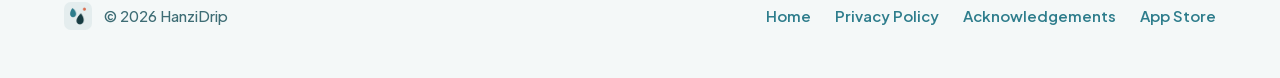
<file: support.html>
<!doctype html>
<html lang="en">
<head>
<meta charset="utf-8">
<meta name="viewport" content="width=device-width, initial-scale=1">
<title>HanziDrip — Support</title>
<meta name="description" content="Support and frequently asked questions for HanziDrip, the HSK 1-9 Chinese vocabulary app.">
<link rel="canonical" href="https://kamonchanoklh.github.io/hanzidrip-pages/support.html">
<link rel="icon" href="assets/logo-64.png">
<link href="assets/fonts.css" rel="stylesheet">
<style>
  body { margin: 0; background: #F4F8F8; font-family: 'Plus Jakarta Sans', -apple-system, Helvetica, Arial, sans-serif; -webkit-font-smoothing: antialiased; }
  img { max-width: 100%; }
  a { color: #2E7D8C; }
  a:hover { color: #173C42; }
  a:focus-visible { outline: 3px solid #D96B4C; outline-offset: 3px; border-radius: 6px; }
  h1, h2 { text-wrap: balance; }
  .hv1:hover{color: #2E7D8C !important}
  .hv2:hover{color: #2E7D8C !important}
  .hv3:hover{background: #2E7D8C !important}
  .hv4:hover{color: #173C42 !important}
  .hv5:hover{color: #173C42 !important}
  .hv6:hover{color: #173C42 !important}
  .hv7:hover{color: #173C42 !important}
</style>
</head>
<body>


<div style="background: #F4F8F8; color: #173C42; overflow-x: hidden; min-height: 100vh; display: flex; flex-direction: column">

  <header style="display: flex; align-items: center; justify-content: space-between; gap: 20px; flex-wrap: wrap; padding: 18px clamp(20px, 5vw, 64px); background: rgba(244,248,248,0.92); backdrop-filter: blur(10px); border-bottom: 1px solid #D8E4E5; position: sticky; top: 0; z-index: 20">
    <a href="index.html" style="display: flex; align-items: center; gap: 12px; text-decoration: none">
      <img src="assets/logo-64.png" alt="HanziDrip" width="36" height="36" style="width: 36px; height: 36px; border-radius: 9px; display: block">
      <span style="font: 800 21px 'Plus Jakarta Sans'; letter-spacing: -0.02em; color: #173C42">HanziDrip</span>
    </a>
    <nav style="display: flex; align-items: center; gap: clamp(16px, 3vw, 32px); flex-wrap: wrap">
      <a href="index.html" style="font: 600 16px 'Plus Jakarta Sans'; color: #3E6D75; text-decoration: none" class="hv1">Home</a>
      <a href="support.html" aria-current="page" style="font: 600 16px 'Plus Jakarta Sans'; color: #173C42; text-decoration: none; border-bottom: 2px solid #2E7D8C; padding-bottom: 2px">Support</a>
      <a href="privacy.html" style="font: 600 16px 'Plus Jakarta Sans'; color: #3E6D75; text-decoration: none" class="hv2">Privacy</a>
      <a href="https://apps.apple.com/th/app/hanzidrip/id6803936114" style="padding: 11px 22px; border-radius: 999px; background: #173C42; color: #F4F8F8; font: 700 15px 'Plus Jakarta Sans'; text-decoration: none; white-space: nowrap" class="hv3">Get the app</a>
    </nav>
  </header>

  <main style="flex: 1 1 auto; padding: clamp(44px, 6vw, 84px) clamp(20px, 5vw, 64px) clamp(56px, 7vw, 96px)">
    <div style="max-width: 820px; margin: 0 auto">

      <div style="display: flex; align-items: center; gap: 14px">
        <span style="width: 22px; height: 22px; background: #2E7D8C; border-radius: 50% 50% 50% 3px; transform: rotate(135deg)"></span>
        <span style="font: 700 14px 'Plus Jakarta Sans'; letter-spacing: 0.16em; text-transform: uppercase; color: #2E7D8C">Support</span>
      </div>
      <h1 style="margin: 18px 0 0; font: 800 clamp(34px, 4.6vw, 56px)/1.06 'Plus Jakarta Sans'; letter-spacing: -0.035em; color: #173C42; text-wrap: balance">Need help?</h1>
      <p style="margin: 20px 0 0; font: 500 clamp(17px, 1.5vw, 20px)/1.55 'Plus Jakarta Sans'; color: #3E6D75; max-width: 34em; text-wrap: pretty">If you've run into a bug, have a question about how HanziDrip works, or want to send feedback, email us and we'll get back to you as soon as we can.</p>

      <div style="margin-top: 32px; background: #E4EDEE; border-radius: 32px; padding: clamp(28px, 3.5vw, 42px); position: relative; overflow: hidden">
        <div style="position: absolute; top: -70px; right: -50px; width: 190px; height: 190px; background: #2E7D8C; opacity: 0.12; border-radius: 50% 50% 50% 8px; transform: rotate(135deg)"></div>
        <div style="position: relative; font: 600 15px 'Plus Jakarta Sans'; letter-spacing: 0.1em; text-transform: uppercase; color: #3E6D75">Email us</div>
        <a href="mailto:kamonchanok.lh@gmail.com" style="position: relative; display: inline-block; margin-top: 14px; font: 700 clamp(20px, 2.4vw, 30px) 'Plus Jakarta Sans'; letter-spacing: -0.02em; color: #2E7D8C; text-decoration: none; word-break: break-word" class="hv4">kamonchanok.lh@gmail.com</a>
      </div>

      <h2 style="margin: clamp(48px, 6vw, 76px) 0 0; font: 800 clamp(26px, 3vw, 38px)/1.1 'Plus Jakarta Sans'; letter-spacing: -0.03em; color: #173C42">Common questions</h2>

      <div style="margin-top: 28px; display: flex; flex-direction: column; gap: 18px">
        <div style="background: #F4F8F8; border: 1px solid #C9DADC; border-radius: 26px; padding: clamp(24px, 3vw, 34px)">
          <div style="font: 700 clamp(18px, 1.9vw, 22px)/1.35 'Plus Jakarta Sans'; letter-spacing: -0.015em; color: #173C42; text-wrap: balance">How does the daily word feature work?</div>
          <p style="margin: 14px 0 0; font: 500 clamp(16px, 1.4vw, 18px)/1.6 'Plus Jakarta Sans'; color: #3E6D75; text-wrap: pretty">HanziDrip surfaces a rotating set of vocabulary words based on your HSK level and progress, both in the app and via the home screen widget.</p>
        </div>
        <div style="background: #F4F8F8; border: 1px solid #C9DADC; border-radius: 26px; padding: clamp(24px, 3vw, 34px)">
          <div style="font: 700 clamp(18px, 1.9vw, 22px)/1.35 'Plus Jakarta Sans'; letter-spacing: -0.015em; color: #173C42; text-wrap: balance">Does my progress sync across devices?</div>
          <p style="margin: 14px 0 0; font: 500 clamp(16px, 1.4vw, 18px)/1.6 'Plus Jakarta Sans'; color: #3E6D75; text-wrap: pretty">Yes — your learning progress and daily word history sync privately through your own iCloud account, so they carry over between your devices signed into the same Apple ID.</p>
        </div>
        <div style="background: #F4F8F8; border: 1px solid #C9DADC; border-radius: 26px; padding: clamp(24px, 3vw, 34px)">
          <div style="font: 700 clamp(18px, 1.9vw, 22px)/1.35 'Plus Jakarta Sans'; letter-spacing: -0.015em; color: #173C42; text-wrap: balance">What does Premium unlock?</div>
          <p style="margin: 14px 0 0; font: 500 clamp(16px, 1.4vw, 18px)/1.6 'Plus Jakarta Sans'; color: #3E6D75; text-wrap: pretty">Premium features are purchased and managed entirely through Apple's App Store (StoreKit). You can manage or cancel a subscription anytime in your device's Settings → your name → Subscriptions.</p>
        </div>
        <div style="background: #F4F8F8; border: 1px solid #C9DADC; border-radius: 26px; padding: clamp(24px, 3vw, 34px)">
          <div style="font: 700 clamp(18px, 1.9vw, 22px)/1.35 'Plus Jakarta Sans'; letter-spacing: -0.015em; color: #173C42; text-wrap: balance">Do I need an account?</div>
          <p style="margin: 14px 0 0; font: 500 clamp(16px, 1.4vw, 18px)/1.6 'Plus Jakarta Sans'; color: #3E6D75; text-wrap: pretty">No. HanziDrip doesn't require sign-up or a username/password — it works entirely with your device and your private iCloud account.</p>
        </div>
      </div>

    </div>
  </main>

  <footer style="border-top: 1px solid #D8E4E5; padding: clamp(32px, 4vw, 48px) clamp(20px, 5vw, 64px)">
    <div style="max-width: 1180px; margin: 0 auto; display: flex; flex-wrap: wrap; gap: 20px; align-items: center; justify-content: space-between">
      <div style="display: flex; align-items: center; gap: 12px">
        <img src="assets/logo-64.png" alt="" width="28" height="28" style="width: 28px; height: 28px; border-radius: 7px; display: block">
        <span style="font: 500 15px 'Plus Jakarta Sans'; color: #3E6D75">© 2026 HanziDrip</span>
      </div>
      <div style="display: flex; flex-wrap: wrap; gap: 24px">
        <a href="index.html" style="font: 600 15px 'Plus Jakarta Sans'; color: #2E7D8C; text-decoration: none" class="hv5">Home</a>
        <a href="privacy.html" style="font: 600 15px 'Plus Jakarta Sans'; color: #2E7D8C; text-decoration: none" class="hv6">Privacy Policy</a>
        <a href="acknowledgements.html" style="font: 600 15px 'Plus Jakarta Sans'; color: #2E7D8C; text-decoration: none" class="hv6">Acknowledgements</a>
        <a href="https://apps.apple.com/th/app/hanzidrip/id6803936114" style="font: 600 15px 'Plus Jakarta Sans'; color: #2E7D8C; text-decoration: none" class="hv7">App Store</a>
      </div>
    </div>
  </footer>

</div>


</body>
</html>
</file>
<file: assets/fonts.css>
/* Plus Jakarta Sans, self-hosted (weights 500–800 via one variable file). Latin + basic Latin-ext coverage, matching what fonts.googleapis.com served this site before. */
@font-face {
  font-family: 'Plus Jakarta Sans';
  font-style: normal;
  font-weight: 500 800;
  font-display: swap;
  src: url('fonts/PlusJakartaSans-variable.woff2') format('woff2');
}

/* Noto Sans Thai, self-hosted (weights 500-800 via one variable file, Thai-script subset only). Plus Jakarta Sans has no Thai glyphs, so pages with Thai text list this as the fallback for the Thai Unicode range while Latin/numbers still render in Plus Jakarta Sans. */
@font-face {
  font-family: 'Noto Sans Thai';
  font-style: normal;
  font-weight: 500 800;
  font-display: swap;
  src: url('fonts/NotoSansThai-variable.woff2') format('woff2');
  unicode-range: U+02D7, U+0303, U+0331, U+0E01-0E5B, U+200C-200D, U+25CC;
}
</file>
